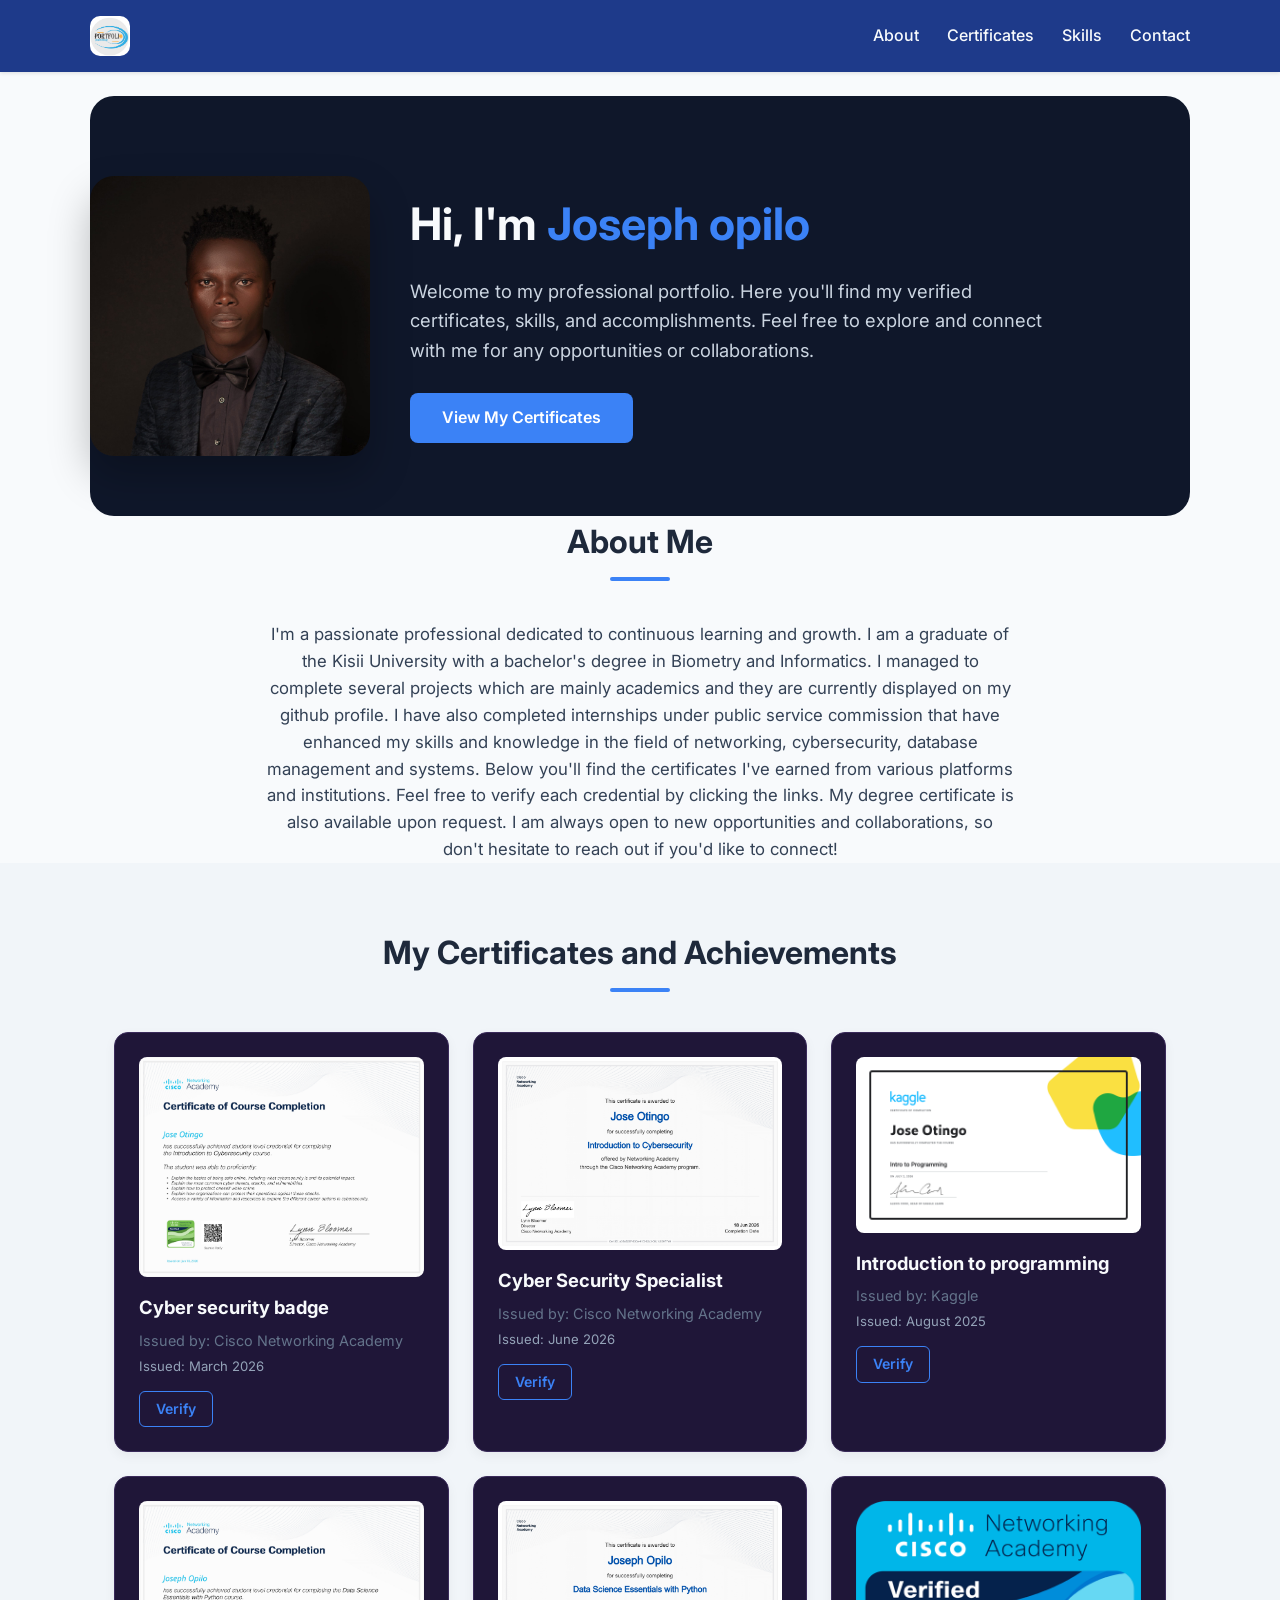
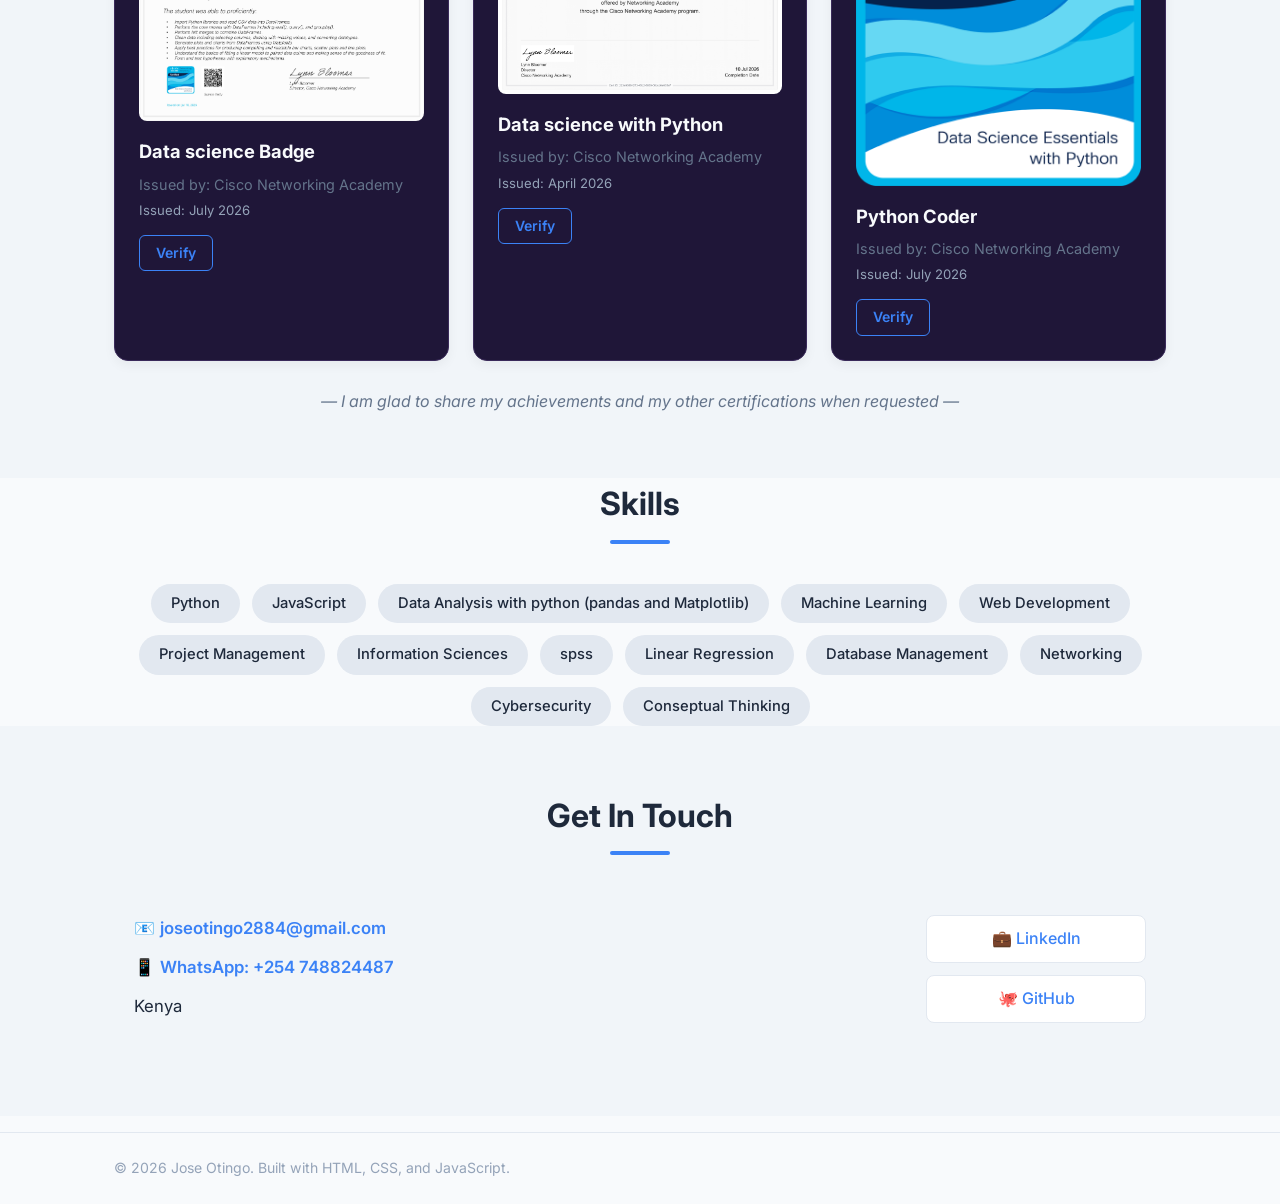
<file: index.html>
<!DOCTYPE html>
<html lang="en">
<head>
    <meta charset="UTF-8" />
    <meta name="viewport" content="width=device-width, initial-scale=1.0"/>
    <title>Joseph Opilo Portfolio</title>
    <link
        href="https://fonts.googleapis.com/css2?family=Inter:wght@300;400;600;700&display=swap"
        rel="stylesheet"
    />
    <link rel="stylesheet" href="index.css" />
</head>
<body>

    <!-- ============ HEADER ============ -->
    <header>
        <div class="container navbar">
            <div class="logo">
                <img src="logo.jpg" alt="Logo" class="brand-logo" />
               <!--- <div class="logo-text">My<span>Portfolio</span></div>-->
            </div>
            <button class="hamburger" id="hamburger" aria-label="Toggle menu">☰</button>
            <ul class="nav-links" id="navLinks">
                <li><a href="#about">About</a></li>
                <li><a href="#certificates">Certificates</a></li>
                <li><a href="#skills">Skills</a></li>
                <li><a href="#contact">Contact</a></li>
            </ul>
        </div>
    </header>

    <!-- ============ HERO ============ -->
    <section class="hero container">
        <div class="hero-inner">
            <div class="hero-image">
                <img src="profilepic.jpg" alt="Profile image" />
            </div>
            <div class="hero-copy">
                <h1>Hi, I'm <span>Joseph opilo</span></h1>
                <p>
                    Welcome to my professional portfolio. Here you'll find my verified
                    certificates, skills, and accomplishments. Feel free to explore and connect with me for any opportunities or collaborations.
                </p>
                <a href="#certificates" class="btn">View My Certificates</a>
            </div>
        </div>
    </section>

    <!-- ============ ABOUT ============ -->
    <section id="about" class="container">
        <h2 class="section-title">About Me</h2>
        <div class="about-content">
            <p>
                I'm a passionate professional dedicated to continuous learning and growth.
                 I am a graduate of the Kisii University with a bachelor's degree in Biometry and Informatics.
                I managed to complete several projects which are mainly academics and they are currently displayed on my github profile. 
                I have also completed internships under public service commission that have enhanced my skills and knowledge in the field of networking, cybersecurity, database management and systems.
                Below you'll find the certificates I've earned from various platforms and institutions. Feel free to verify each credential by
                clicking the links. My degree certificate is also available upon request. I am always open to new opportunities and collaborations, so don't hesitate to reach out if you'd like to connect!
            </p>
        </div>
    </section>

    <!-- ============ CERTIFICATES ============ -->
    <section id="certificates" style="background: #f1f5f9;">
        <div class="container">
            <h2 class="section-title">My Certificates and Achievements</h2>
            <div class="cert-grid">

                <!-- Certificate 1 -->
                <div class="cert-card">
                    <img src="Cisco cyber security badge_page-0001.jpg" alt="Cyber security badge" class="cert-img" />
                    <h3>Cyber security badge</h3>
                    <p class="issuer">Issued by: Cisco Networking Academy</p>
                    <p class="date">Issued: March 2026</p>
                    <a href="https://www.credly.com/badges/3b445702-8e6f-44a6-9708-d4ea4e9e3ef6" class="credential-link" target="_blank"> Verify</a>
                </div>

                <!-- Certificate 3 -->
                <div class="cert-card">
                    <!--<div class="cert-icon">🎓</div>-->
                    <img src="Cyber security Certificate_page-0001.jpg" alt="Cyber Security Specialist Badge" class="cert-img" />
                    <h3>Cyber Security Specialist</h3>
                    <p class="issuer">Issued by: Cisco Networking Academy</p>
                    <p class="date">Issued: June 2026</p>
                    <a href="https://www.netacad.com/certificates/?issuanceId=a35a5297-830a-41f2-92c3-08c1c03677e9" class="credential-link" target="_blank"> Verify</a>
                </div>

                <!-- Certificate 4 -->
                <div class="cert-card">
                    <!--<div class="cert-icon">📘</div>-->
                    <img src="Jose Otingo - Intro to Programming certificate.png" alt="Introduction to Programming" class="cert-img" />
                    <h3>Introduction to programming</h3>
                    <p class="issuer">Issued by: Kaggle</p>
                    <p class="date">Issued: August 2025</p>
                    <a href="" class="credential-link" target="_blank"> Verify</a>
                </div>

                <!-- Certificate 5 -->
                <div class="cert-card">
                   <!-- <div class="cert-icon">🌟</div>-->
                    <img src="data science.jpg" alt="Data science Badge" class="cert-img" />
                    <h3>Data science Badge</h3>
                    <p class="issuer">Issued by: Cisco Networking Academy</p>
                    <p class="date">Issued: July 2026</p>
                    <a href="https://www.credly.com/earner/earned/badge/b85a9f34-ad3f-403a-abe9-6070b14f9779" class="credential-link" target="_blank"> Verify</a>
                </div>

                <!-- Certificate 6 -->
              <div class="cert-card">
                    <!-- <div class="cert-icon">⚡</div> -->
                    <img src="certificate_page-0001.jpg" alt="Data science with Python" class="cert-img" />
                    <h3>Data science with Python</h3>
                    <p class="issuer">Issued by: Cisco Networking Academy</p>
                    <p class="date">Issued: April 2026</p>
                    <a href="https://www.netacad.com/certificates/?issuanceId=223e9088-f273-45d2-8069-06dcd6e635e7" class="credential-link" target="_blank"> Verify</a>
                </div>

                <!-- Certificate 7 -->
                <div class="cert-card">
                    <!--<div class="cert-icon">🎓</div>-->
                    <img src="badge.png" alt="data science Specialist Badge" class="cert-img" />
                    <h3>Python Coder</h3>
                    <p class="issuer">Issued by: Cisco Networking Academy</p>
                    <p class="date">Issued: July 2026</p>
                    <a href="https://www.netacad.com/certificates/?issuanceId=a35a5297-830a-41f2-92c3-08c1c03677e9" class="credential-link" target="_blank"> Verify</a>
                </div>
            </div>
            <!-- Add more certificates — duplicate the .cert-card block -->
            <p style="text-align:center; margin-top: 28px; color: #64748b;">
                <em>— I am glad to share my achievements and my other certifications when requested —</em>
            </p>
        </div>
    </section>

    <!-- ============ SKILLS ============ -->
    <section id="skills" class="container">
        <h2 class="section-title">Skills</h2>
        <div class="skills-wrapper">
            <span class="skill-tag">Python</span>
            <span class="skill-tag">JavaScript</span>
            <span class="skill-tag">Data Analysis with python (pandas and Matplotlib)</span>
            <span class="skill-tag">Machine Learning</span>
            <span class="skill-tag">Web Development</span>
            <span class="skill-tag">Project Management</span>
            <span class="skill-tag">Information Sciences</span>
            <span class="skill-tag">spss</span>
            <span class="skill-tag">Linear Regression</span>
            <span class="skill-tag">Database Management</span>
            <span class="skill-tag">Networking</span>
            <span class="skill-tag">Cybersecurity</span>
            <span class="skill-tag">Conseptual Thinking</span>  
        </div>
    </section>

    <!-- ============ CONTACT ============ -->
    <section id="contact" style="background: #f1f5f9;">
        <div class="container">
            <h2 class="section-title">Get In Touch</h2>
            <div class="contact-info">
                <div class="contact-details">
                    <p>📧 <a href="mailto:your.email@example.com">joseotingo2884@gmail.com</a></p>
                    <p>📱 <a href="https://wa.me/254748824487" target="_blank">WhatsApp: +254 748824487</a></p>
                    <p>Kenya</p>
                </div>
                <div class="social-links">
                    <a href="https://www.linkedin.com/in/joseph-opilo-90422b357/" target="_blank">
                        💼 LinkedIn
                    </a>
                    <a href="https://github.com/Joseotingo" target="_blank">
                        🐙 GitHub
                    </a>
                </div>
            </div>
        </div>
    </section>

    <!-- ============ FOOTER ============ -->
    <footer>
        <div class="container footer-content">
            <p>&copy; 2026 Jose Otingo. Built with <!--❤️--> HTML, CSS, and JavaScript.</p>
            
        </div>
    </footer>

    <!-- ============ JAVASCRIPT ============ -->
    <script>
        // Mobile hamburger menu toggle
        const hamburger = document.getElementById('hamburger');
        const navLinks = document.getElementById('navLinks');

        hamburger.addEventListener('click', () => {
            navLinks.classList.toggle('open');
        });

        // Close menu when a link is clicked
        document.querySelectorAll('.nav-links a').forEach(link => {
            link.addEventListener('click', () => {
                navLinks.classList.remove('open');
            });
        });
    </script>

</body>
</html>
</file>
<file: index.css>
/* ===== RESET & BASE ===== */
        * {
            margin: 0;
            padding: 0;
            box-sizing: border-box;
        }
        body {
            font-family: 'Inter', sans-serif;
            background: #f8fafc;
            color: #1e293b;
            line-height: 1.6;
            scroll-behavior: smooth;
        }
        a {
            text-decoration: none;
            color: inherit;
        }
        img {
            max-width: 100%;
            display: block;
        }

        /* ===== CONTAINER ===== */
        .container {
            max-width: 1100px;
            margin: 0 auto;
            padding: 0 24px;
        }

        /* ===== HEADER / NAV ===== */
        header {
            background: #1e3a8a;
            box-shadow: 0 1px 4px rgba(0, 0, 0, 0.12);
            position: sticky;
            top: 0;
            z-index: 100;
        }
        .navbar {
            display: flex;
            justify-content: space-between;
            align-items: center;
            padding: 16px 0;
            background: #1e3a8a;
        }
        .logo {
            display: flex;
            align-items: center;
            gap: 12px;
        }
        .brand-logo {
            width: 40px;
            height: 40px;
            object-fit: contain;
            display: block;
            border-radius: 10px;
        }
        .logo span {
            color: #bfdbfe;
        }
        .nav-links {
            display: flex;
            gap: 28px;
            list-style: none;
            font-weight: 500;
            color: #ffffff;
        }
        .nav-links a {
            transition: color 0.2s;
            color: #f8fafc;
        }
        .nav-links a:hover {
            color: #bfdbfe;
        }
        .hamburger {
            display: none;
            font-size: 1.6rem;
            cursor: pointer;
            background: none;
            border: none;
            color: #ffffff;
        }

        /* ===== SECTIONS ===== */
        section {
            padding: 64px 0;
        }
        .section-title {
            font-size: 2rem;
            font-weight: 700;
            margin-bottom: 40px;
            text-align: center;
            position: relative;
        }
        .section-title::after {
            content: '';
            display: block;
            width: 60px;
            height: 4px;
            background: #3b82f6;
            margin: 10px auto 0;
            border-radius: 2px;
        }

        /* ===== HERO ===== */
        .hero {
            padding: 80px 0 60px;
            background: #0f172a;
            color: #f8fafc;
            border-radius: 24px;
            margin-top: 24px;
        }
        .hero-inner {
            display: flex;
            align-items: center;
            gap: 40px;
            justify-content: space-between;
        }
        .hero-image {
            flex: 0 0 280px;
            max-width: 280px;
            border-radius: 24px;
            overflow: hidden;
            box-shadow: 0 20px 40px rgba(0, 0, 0, 0.25);
        }
        .hero-image img {
            width: 100%;
            height: 100%;
            display: block;
            object-fit: cover;
        }
        .hero-copy {
            flex: 1;
            text-align: left;
        }
        .hero h1 {
            font-size: 2.8rem;
            font-weight: 700;
            margin-bottom: 16px;
        }
        .hero h1 span {
            color: #3b82f6;
        }
        .hero p {
            font-size: 1.15rem;
            color: #cbd5e1;
            max-width: 640px;
            margin-bottom: 28px;
        }
        .hero .btn {
            display: inline-block;
            background: #3b82f6;
            color: #fff;
            padding: 12px 32px;
            border-radius: 8px;
            font-weight: 600;
            transition: background 0.2s;
        }
        .hero .btn:hover {
            background: #2563eb;
        }

        /* ===== ABOUT ===== */
        .about-content {
            max-width: 750px;
            margin: 0 auto;
            text-align: center;
            font-size: 1.05rem;
            color: #334155;
        }

        /* ===== CERTIFICATES GRID ===== */
        .cert-grid {
            display: grid;
            grid-template-columns: repeat(auto-fill, minmax(300px, 1fr));
            gap: 24px;
        }
        .cert-card {
            background: #1f1638;
            color: #f8fafc;
            border-radius: 14px;
            padding: 24px;
            box-shadow: 0 4px 12px rgba(0, 0, 0, 0.05);
            transition: transform 0.2s, box-shadow 0.2s;
            border: 1px solid #3a2a5a;
        }
        .cert-card:hover {
            transform: translateY(-4px);
            box-shadow: 0 12px 24px rgba(0, 0, 0, 0.08);
        }
        .cert-icon {
            font-size: 2.2rem;
            margin-bottom: 12px;
        }
        .cert-img {
            width: 100%;
            height: auto;
            border-radius: 8px;
            margin-bottom: 16px;
            object-fit: cover;
            display: block;
        }
        .cert-card h3 {
            font-size: 1.15rem;
            margin-bottom: 6px;
        }
        .cert-card .issuer {
            font-size: 0.9rem;
            color: #64748b;
            margin-bottom: 4px;
        }
        .cert-card .date {
            font-size: 0.82rem;
            color: #94a3b8;
            margin-bottom: 14px;
        }
        .cert-card .credential-link {
            display: inline-block;
            font-size: 0.88rem;
            font-weight: 600;
            color: #3b82f6;
            border: 1.5px solid #3b82f6;
            padding: 6px 16px;
            border-radius: 6px;
            transition: all 0.2s;
        }
        .cert-card .credential-link:hover {
            background: #3b82f6;
            color: #fff;
        }

        /* ===== SKILLS ===== */
        .skills-wrapper {
            display: flex;
            flex-wrap: wrap;
            justify-content: center;
            gap: 12px;
        }
        .skill-tag {
            background: #e2e8f0;
            padding: 8px 20px;
            border-radius: 100px;
            font-weight: 500;
            font-size: 0.92rem;
            color: #1e293b;
        }

        /* ===== CONTACT ===== */
        .contact-info {
            display: flex;
            justify-content: space-between;
            align-items: flex-start;
            gap: 40px;
            padding: 20px;
        }
        .contact-details {
            flex: 1;
        }
        .contact-details p {
            margin-bottom: 12px;
            font-size: 1.05rem;
        }
        .contact-info a {
            color: #3b82f6;
            font-weight: 600;
        }
        .social-links {
            display: flex;
            flex-direction: column;
            gap: 12px;
            min-width: 220px;
            margin-top: 0;
        }
        .social-links a {
            justify-content: center;
        }
        .social-links a {
            display: inline-flex;
            align-items: center;
            gap: 6px;
            background: #fff;
            padding: 10px 20px;
            border-radius: 8px;
            border: 1px solid #e2e8f0;
            font-weight: 500;
            transition: all 0.2s;
        }
        .social-links a:hover {
            border-color: #3b82f6;
            color: #3b82f6;
        }

        /* ===== FOOTER ===== */
        footer {
            padding: 24px 0;
            color: #94a3b8;
            font-size: 0.88rem;
            border-top: 1px solid #e2e8f0;
            margin-top: 16px;
        }
        .footer-content {
            display: flex;
            justify-content: space-between;
            align-items: center;
            gap: 16px;
            flex-wrap: wrap;
        }
        .footer-social {
            display: flex;
            flex-wrap: wrap;
            gap: 14px;
            justify-content: center;
        }
        .footer-social a {
            color: #3b82f6;
            font-weight: 600;
            transition: color 0.2s;
        }
        .footer-social a:hover {
            color: #1d4ed8;
        }

        /* ===== RESPONSIVE ===== */
        /* Tablet & Small Screens */
        @media (max-width: 768px) {
            .container {
                padding: 0 16px;
            }
            .navbar {
                padding: 12px 0;
            }
            .brand-logo {
                width: 36px;
                height: 36px;
            }
            .nav-links {
                display: none;
                flex-direction: column;
                background: #1e3a8a;
                position: absolute;
                top: 64px;
                left: 0;
                width: 100%;
                padding: 16px 24px;
                box-shadow: 0 8px 16px rgba(0,0,0,0.12);
                gap: 16px;
            }
            .nav-links li {
                margin: 8px 0;
            }
            .nav-links.open {
                display: flex;
            }
            .hamburger {
                display: block;
            }
            section {
                padding: 48px 0;
            }
            .hero {
                padding: 60px 0 40px;
                margin-top: 16px;
                border-radius: 16px;
            }
            .hero-inner {
                flex-direction: column;
                gap: 24px;
            }
            .hero-image {
                width: 100%;
                max-width: 100%;
                flex: none;
                border-radius: 16px;
                height: 300px;
            }
            .hero-copy {
                text-align: center;
            }
            .hero h1 {
                font-size: 1.8rem;
            }
            .hero p {
                margin: 0 auto 24px;
                max-width: 100%;
                font-size: 1rem;
            }
            .hero .btn {
                padding: 10px 28px;
            }
            .section-title {
                font-size: 1.5rem;
                margin-bottom: 32px;
            }
            .cert-grid {
                grid-template-columns: 1fr;
                gap: 20px;
            }
            .cert-card {
                padding: 20px;
            }
            .about-content {
                font-size: 1rem;
            }
            .skills-wrapper {
                gap: 10px;
            }
            .skill-tag {
                font-size: 0.85rem;
                padding: 6px 16px;
            }
            .contact-info {
                flex-direction: column;
                gap: 24px;
                padding: 16px;
            }
            .social-links {
                min-width: auto;
                flex-direction: row;
                flex-wrap: wrap;
                margin-top: 0;
            }
            .social-links a {
                flex: 1;
                min-width: 140px;
                justify-content: center;
            }
            .footer-content {
                flex-direction: column;
                gap: 12px;
            }
        }

        /* Small Devices */
        @media (max-width: 480px) {
            .container {
                padding: 0 14px;
            }
            .navbar {
                padding: 10px 0;
            }
            .brand-logo {
                width: 32px;
                height: 32px;
            }
            .logo-text {
                display: none;
            }
            section {
                padding: 36px 0;
            }
            .hero {
                padding: 40px 0 30px;
                margin-top: 12px;
                border-radius: 12px;
            }
            .hero-image {
                height: 240px;
                border-radius: 12px;
            }
            .hero h1 {
                font-size: 1.4rem;
                margin-bottom: 12px;
            }
            .hero p {
                font-size: 0.9rem;
                margin-bottom: 20px;
                line-height: 1.5;
            }
            .hero .btn {
                font-size: 0.9rem;
                padding: 10px 24px;
            }
            .section-title {
                font-size: 1.2rem;
                margin-bottom: 24px;
            }
            .section-title::after {
                width: 50px;
            }
            .cert-grid {
                grid-template-columns: 1fr;
                gap: 16px;
            }
            .cert-card {
                padding: 16px;
                border-radius: 12px;
            }
            .cert-card h3 {
                font-size: 1rem;
            }
            .cert-card .issuer {
                font-size: 0.85rem;
            }
            .cert-card .date {
                font-size: 0.8rem;
            }
            .cert-card .credential-link {
                font-size: 0.8rem;
                padding: 5px 14px;
            }
            .about-content {
                font-size: 0.95rem;
            }
            .skill-tag {
                font-size: 0.8rem;
                padding: 5px 14px;
            }
            .skills-wrapper {
                gap: 8px;
                justify-content: flex-start;
            }
            .contact-info {
                gap: 20px;
                padding: 12px;
            }
            .contact-details p {
                font-size: 0.95rem;
                margin-bottom: 10px;
            }
            .social-links {
                flex-direction: column;
            }
            .social-links a {
                width: 100%;
                font-size: 0.9rem;
                padding: 10px 16px;
            }
            footer {
                padding: 20px 0;
            }
            .footer-content {
                font-size: 0.8rem;
            }
        }

        /* Extra Small Devices */
        @media (max-width: 360px) {
            .container {
                padding: 0 12px;
            }
            .navbar {
                padding: 8px 0;
            }
            .hamburger {
                font-size: 1.4rem;
            }
            .hero-copy h1 {
                font-size: 1.2rem;
            }
            .hero p {
                font-size: 0.85rem;
            }
            .section-title {
                font-size: 1.1rem;
            }
            .cert-card {
                padding: 14px;
            }
            .skill-tag {
                font-size: 0.75rem;
                padding: 4px 12px;
            }
        }
</file>
